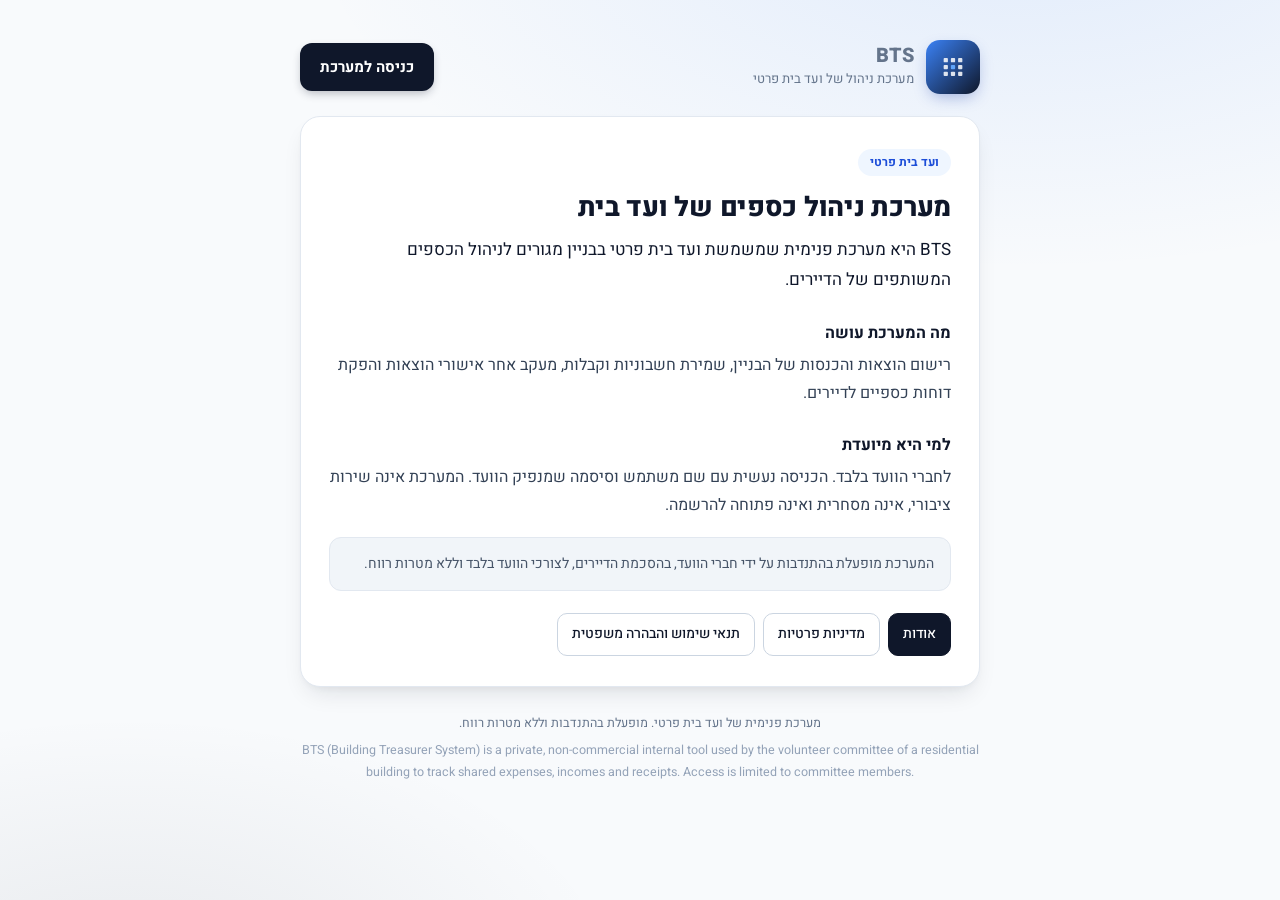
<file: index.html>
<!DOCTYPE html>
<html dir="rtl" lang="he">
<head>
<meta charset="UTF-8">
<meta name="viewport" content="width=device-width, initial-scale=1">
<meta name="theme-color" content="#0f172a">
<title>BTS - מערכת ניהול של ועד בית פרטי</title>
<link rel="stylesheet" href="style.css">
</head>
<body>
<div class="wrap">
  <div class="top">
  <a class="brand" href="index.html"><span class="mark"><svg viewBox="0 0 40 40" width="34" height="34" aria-hidden="true"><g fill="#fff" fill-opacity=".85"><rect x="9" y="9.5" width="5" height="5" rx="1"/><rect x="17.5" y="9.5" width="5" height="5" rx="1"/><rect x="26" y="9.5" width="5" height="5" rx="1"/><rect x="9" y="17.5" width="5" height="5" rx="1"/><rect x="26" y="17.5" width="5" height="5" rx="1"/><rect x="9" y="25.5" width="5" height="5" rx="1"/><rect x="17.5" y="25.5" width="5" height="5" rx="1"/><rect x="26" y="25.5" width="5" height="5" rx="1"/></g><rect x="17.5" y="17.5" width="5" height="5" rx="1" fill="#60A5FA"/></svg></span><span><b>BTS</b><span>מערכת ניהול של ועד בית פרטי</span></span></a>
  <a class="login" href="https://script.google.com/macros/s/AKfycbzrpFUavTzzQ61ybQPIMzTUrJ-8uobY9_huFvDHz1wnHg34k7oBi2NXEfgFE9SdXkHz5g/exec">כניסה למערכת</a>
  </div>
  <div class="card">
    <span class="pill">ועד בית פרטי</span>
    <h1>מערכת ניהול כספים של ועד בית</h1>
    <p class="lead">BTS היא מערכת פנימית שמשמשת ועד בית פרטי בבניין מגורים לניהול הכספים המשותפים של הדיירים.</p>
    <h2>מה המערכת עושה</h2>
    <p>רישום הוצאות והכנסות של הבניין, שמירת חשבוניות וקבלות, מעקב אחר אישורי הוצאות והפקת דוחות כספיים לדיירים.</p>
    <h2>למי היא מיועדת</h2>
    <p>לחברי הוועד בלבד. הכניסה נעשית עם שם משתמש וסיסמה שמנפיק הוועד. המערכת אינה שירות ציבורי, אינה מסחרית ואינה פתוחה להרשמה.</p>
    <div class="note"><p>המערכת מופעלת בהתנדבות על ידי חברי הוועד, בהסכמת הדיירים, לצורכי הוועד בלבד וללא מטרות רווח.</p></div>
    <nav><a href="index.html" class="on">אודות</a><a href="privacy.html">מדיניות פרטיות</a><a href="terms.html">תנאי שימוש והבהרה משפטית</a></nav>
  </div>
  <footer>
    מערכת פנימית של ועד בית פרטי. מופעלת בהתנדבות וללא מטרות רווח.
    <div class="en">BTS (Building Treasurer System) is a private, non-commercial internal tool used by the volunteer committee of a residential building to track shared expenses, incomes and receipts. Access is limited to committee members.</div>
  </footer>
</div>
</body>
</html>
</file>
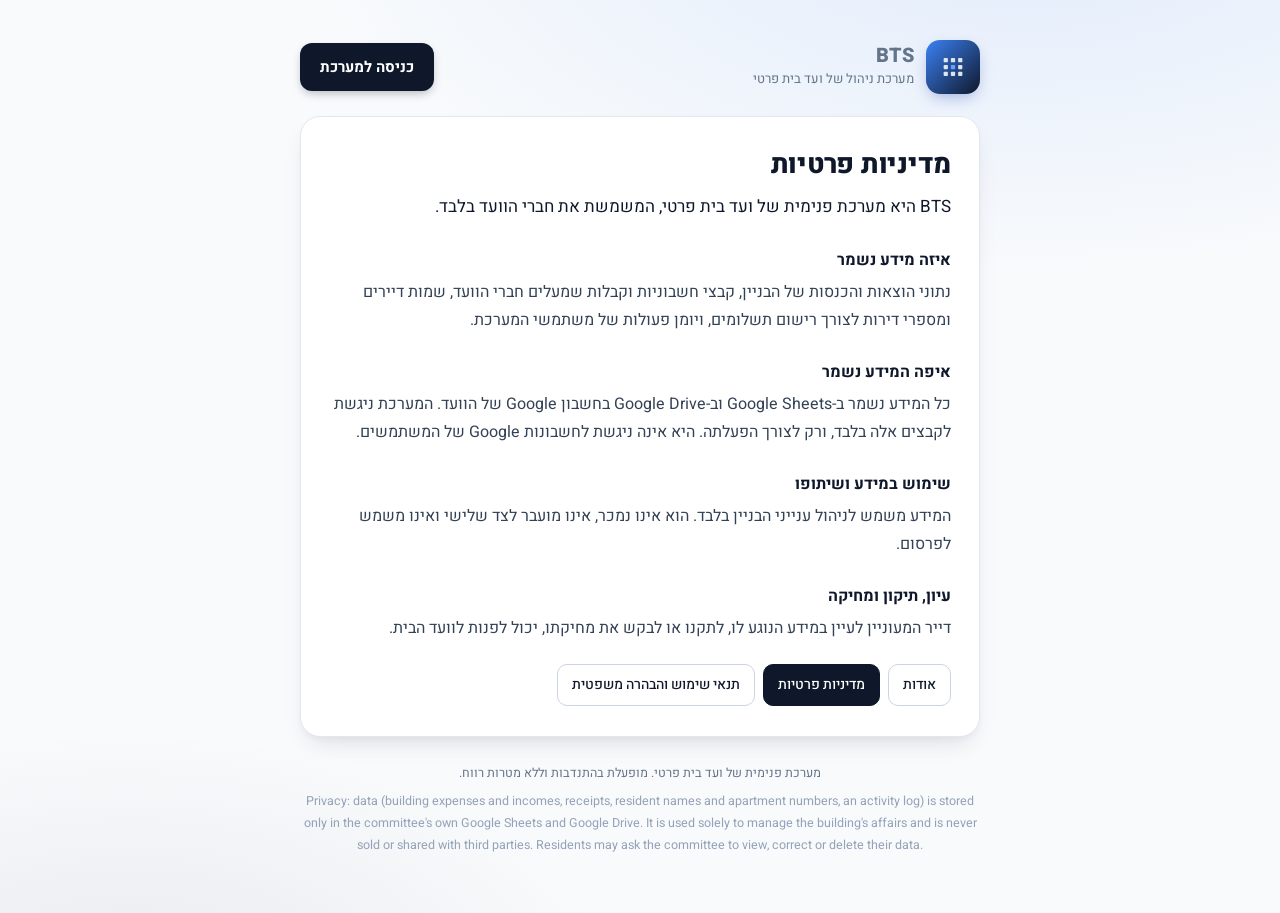
<file: privacy.html>
<!DOCTYPE html>
<html dir="rtl" lang="he">
<head>
<meta charset="UTF-8">
<meta name="viewport" content="width=device-width, initial-scale=1">
<meta name="theme-color" content="#0f172a">
<title>BTS - מדיניות פרטיות</title>
<link rel="stylesheet" href="style.css">
</head>
<body>
<div class="wrap">
  <div class="top">
  <a class="brand" href="index.html"><span class="mark"><svg viewBox="0 0 40 40" width="34" height="34" aria-hidden="true"><g fill="#fff" fill-opacity=".85"><rect x="9" y="9.5" width="5" height="5" rx="1"/><rect x="17.5" y="9.5" width="5" height="5" rx="1"/><rect x="26" y="9.5" width="5" height="5" rx="1"/><rect x="9" y="17.5" width="5" height="5" rx="1"/><rect x="26" y="17.5" width="5" height="5" rx="1"/><rect x="9" y="25.5" width="5" height="5" rx="1"/><rect x="17.5" y="25.5" width="5" height="5" rx="1"/><rect x="26" y="25.5" width="5" height="5" rx="1"/></g><rect x="17.5" y="17.5" width="5" height="5" rx="1" fill="#60A5FA"/></svg></span><span><b>BTS</b><span>מערכת ניהול של ועד בית פרטי</span></span></a>
  <a class="login" href="https://script.google.com/macros/s/AKfycbzrpFUavTzzQ61ybQPIMzTUrJ-8uobY9_huFvDHz1wnHg34k7oBi2NXEfgFE9SdXkHz5g/exec">כניסה למערכת</a>
  </div>
  <div class="card">
    <h1>מדיניות פרטיות</h1>
    <p class="lead">BTS היא מערכת פנימית של ועד בית פרטי, המשמשת את חברי הוועד בלבד.</p>
    <h2>איזה מידע נשמר</h2>
    <p>נתוני הוצאות והכנסות של הבניין, קבצי חשבוניות וקבלות שמעלים חברי הוועד, שמות דיירים ומספרי דירות לצורך רישום תשלומים, ויומן פעולות של משתמשי המערכת.</p>
    <h2>איפה המידע נשמר</h2>
    <p>כל המידע נשמר ב-Google Sheets וב-Google Drive בחשבון Google של הוועד. המערכת ניגשת לקבצים אלה בלבד, ורק לצורך הפעלתה. היא אינה ניגשת לחשבונות Google של המשתמשים.</p>
    <h2>שימוש במידע ושיתופו</h2>
    <p>המידע משמש לניהול ענייני הבניין בלבד. הוא אינו נמכר, אינו מועבר לצד שלישי ואינו משמש לפרסום.</p>
    <h2>עיון, תיקון ומחיקה</h2>
    <p>דייר המעוניין לעיין במידע הנוגע לו, לתקנו או לבקש את מחיקתו, יכול לפנות לוועד הבית.</p>
    <nav><a href="index.html">אודות</a><a href="privacy.html" class="on">מדיניות פרטיות</a><a href="terms.html">תנאי שימוש והבהרה משפטית</a></nav>
  </div>
  <footer>
    מערכת פנימית של ועד בית פרטי. מופעלת בהתנדבות וללא מטרות רווח.
    <div class="en">Privacy: data (building expenses and incomes, receipts, resident names and apartment numbers, an activity log) is stored only in the committee's own Google Sheets and Google Drive. It is used solely to manage the building's affairs and is never sold or shared with third parties. Residents may ask the committee to view, correct or delete their data.</div>
  </footer>
</div>
</body>
</html>
</file>
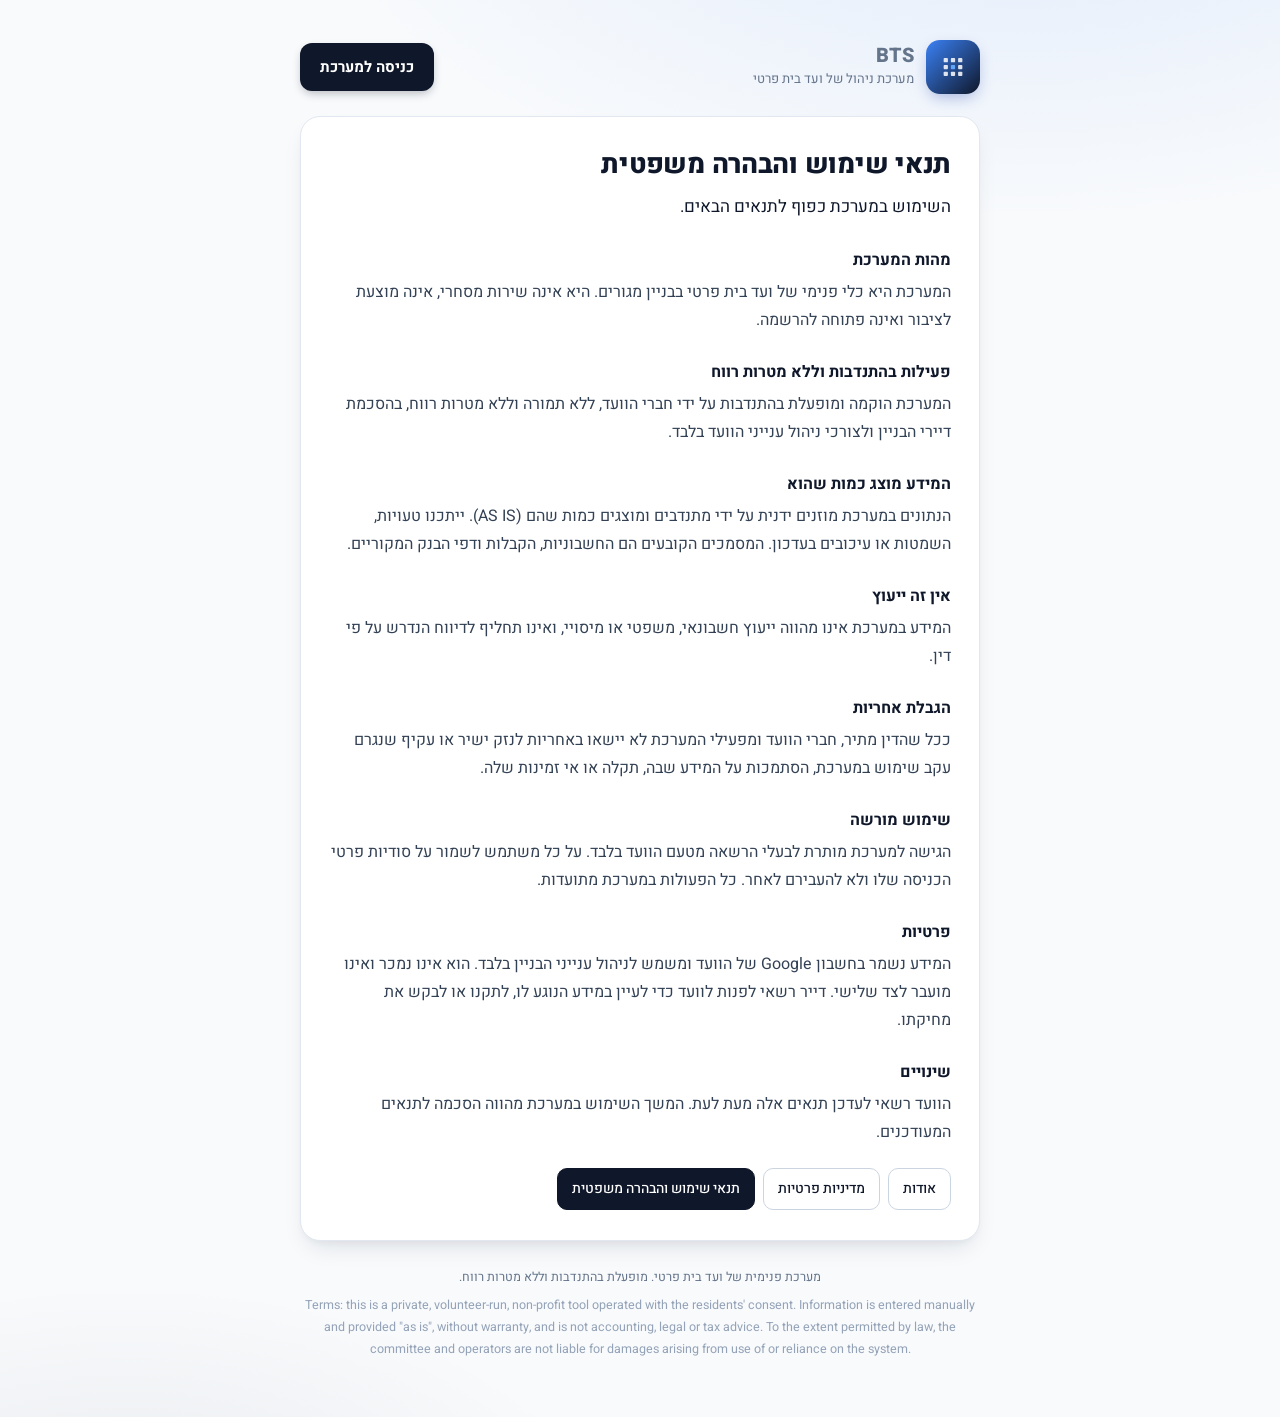
<file: terms.html>
<!DOCTYPE html>
<html dir="rtl" lang="he">
<head>
<meta charset="UTF-8">
<meta name="viewport" content="width=device-width, initial-scale=1">
<meta name="theme-color" content="#0f172a">
<title>BTS - תנאי שימוש והבהרה משפטית</title>
<link rel="stylesheet" href="style.css">
</head>
<body>
<div class="wrap">
  <div class="top">
  <a class="brand" href="index.html"><span class="mark"><svg viewBox="0 0 40 40" width="34" height="34" aria-hidden="true"><g fill="#fff" fill-opacity=".85"><rect x="9" y="9.5" width="5" height="5" rx="1"/><rect x="17.5" y="9.5" width="5" height="5" rx="1"/><rect x="26" y="9.5" width="5" height="5" rx="1"/><rect x="9" y="17.5" width="5" height="5" rx="1"/><rect x="26" y="17.5" width="5" height="5" rx="1"/><rect x="9" y="25.5" width="5" height="5" rx="1"/><rect x="17.5" y="25.5" width="5" height="5" rx="1"/><rect x="26" y="25.5" width="5" height="5" rx="1"/></g><rect x="17.5" y="17.5" width="5" height="5" rx="1" fill="#60A5FA"/></svg></span><span><b>BTS</b><span>מערכת ניהול של ועד בית פרטי</span></span></a>
  <a class="login" href="https://script.google.com/macros/s/AKfycbzrpFUavTzzQ61ybQPIMzTUrJ-8uobY9_huFvDHz1wnHg34k7oBi2NXEfgFE9SdXkHz5g/exec">כניסה למערכת</a>
  </div>
  <div class="card">
    <h1>תנאי שימוש והבהרה משפטית</h1>
    <p class="lead">השימוש במערכת כפוף לתנאים הבאים.</p>
    <h2>מהות המערכת</h2>
    <p>המערכת היא כלי פנימי של ועד בית פרטי בבניין מגורים. היא אינה שירות מסחרי, אינה מוצעת לציבור ואינה פתוחה להרשמה.</p>
    <h2>פעילות בהתנדבות וללא מטרות רווח</h2>
    <p>המערכת הוקמה ומופעלת בהתנדבות על ידי חברי הוועד, ללא תמורה וללא מטרות רווח, בהסכמת דיירי הבניין ולצורכי ניהול ענייני הוועד בלבד.</p>
    <h2>המידע מוצג כמות שהוא</h2>
    <p>הנתונים במערכת מוזנים ידנית על ידי מתנדבים ומוצגים כמות שהם (AS IS). ייתכנו טעויות, השמטות או עיכובים בעדכון. המסמכים הקובעים הם החשבוניות, הקבלות ודפי הבנק המקוריים.</p>
    <h2>אין זה ייעוץ</h2>
    <p>המידע במערכת אינו מהווה ייעוץ חשבונאי, משפטי או מיסויי, ואינו תחליף לדיווח הנדרש על פי דין.</p>
    <h2>הגבלת אחריות</h2>
    <p>ככל שהדין מתיר, חברי הוועד ומפעילי המערכת לא יישאו באחריות לנזק ישיר או עקיף שנגרם עקב שימוש במערכת, הסתמכות על המידע שבה, תקלה או אי זמינות שלה.</p>
    <h2>שימוש מורשה</h2>
    <p>הגישה למערכת מותרת לבעלי הרשאה מטעם הוועד בלבד. על כל משתמש לשמור על סודיות פרטי הכניסה שלו ולא להעבירם לאחר. כל הפעולות במערכת מתועדות.</p>
    <h2>פרטיות</h2>
    <p>המידע נשמר בחשבון Google של הוועד ומשמש לניהול ענייני הבניין בלבד. הוא אינו נמכר ואינו מועבר לצד שלישי. דייר רשאי לפנות לוועד כדי לעיין במידע הנוגע לו, לתקנו או לבקש את מחיקתו.</p>
    <h2>שינויים</h2>
    <p>הוועד רשאי לעדכן תנאים אלה מעת לעת. המשך השימוש במערכת מהווה הסכמה לתנאים המעודכנים.</p>
    <nav><a href="index.html">אודות</a><a href="privacy.html">מדיניות פרטיות</a><a href="terms.html" class="on">תנאי שימוש והבהרה משפטית</a></nav>
  </div>
  <footer>
    מערכת פנימית של ועד בית פרטי. מופעלת בהתנדבות וללא מטרות רווח.
    <div class="en">Terms: this is a private, volunteer-run, non-profit tool operated with the residents' consent. Information is entered manually and provided "as is", without warranty, and is not accounting, legal or tax advice. To the extent permitted by law, the committee and operators are not liable for damages arising from use of or reliance on the system.</div>
  </footer>
</div>
</body>
</html>
</file>
<file: style.css>
@import url('https://fonts.googleapis.com/css2?family=Heebo:wght@400;500;700;800&display=swap');
*{box-sizing:border-box}
body{margin:0;font-family:'Heebo',system-ui,Arial,sans-serif;color:#0f172a;line-height:1.75;min-height:100vh;
  background:radial-gradient(1200px 600px at 80% -10%,rgba(59,130,246,.12),transparent 60%),
             radial-gradient(900px 500px at 10% 110%,rgba(15,23,42,.07),transparent 55%),#f8fafc}
.wrap{max-width:720px;margin:0 auto;padding:40px 20px 56px}
.top{display:flex;align-items:center;justify-content:space-between;gap:12px;margin-bottom:22px}
.brand{display:flex;align-items:center;gap:12px;text-decoration:none;color:inherit}
.login{background:#0f172a;color:#fff;text-decoration:none;font-weight:700;font-size:15px;padding:11px 20px;border-radius:12px;white-space:nowrap;box-shadow:0 4px 10px -2px rgba(15,23,42,.3)}
.login:hover{background:#1e293b}
.mark{width:54px;height:54px;border-radius:14px;display:flex;align-items:center;justify-content:center;flex-shrink:0;
  background:linear-gradient(135deg,#3b82f6,#0f172a);box-shadow:0 6px 16px -4px rgba(30,64,175,.4)}
.brand b{font-size:20px;font-weight:800;display:block;line-height:1.2}
.brand span{font-size:13px;color:#64748b}
.card{background:#fff;border:1px solid #e2e8f0;border-radius:20px;padding:30px 28px;
  box-shadow:0 12px 24px -8px rgba(15,23,42,.12),0 4px 8px -4px rgba(15,23,42,.06)}
h1{font-size:27px;font-weight:800;letter-spacing:-.01em;margin:0 0 10px;line-height:1.3}
h2{font-size:16px;font-weight:700;margin:24px 0 4px}
p{margin:0 0 12px;color:#334155}
.lead{font-size:17px;color:#0f172a}
.pill{display:inline-block;background:#eff6ff;color:#1d4ed8;border-radius:999px;padding:3px 12px;font-size:12px;font-weight:700;margin-bottom:14px}
.note{background:#f1f5f9;border:1px solid #e2e8f0;border-radius:12px;padding:14px 16px;font-size:14px;margin-top:18px}
.note p{margin:0;color:#475569}
nav{display:flex;flex-wrap:wrap;gap:8px;margin-top:22px}
nav a{border:1px solid #cbd5e1;border-radius:10px;padding:8px 14px;font-size:14px;font-weight:500;color:#0f172a;text-decoration:none;background:#fff}
nav a:hover{border-color:#3b82f6;color:#1d4ed8}
nav a.on{background:#0f172a;color:#fff;border-color:#0f172a}
footer{margin-top:26px;font-size:12.5px;color:#64748b;text-align:center}
footer .en{direction:ltr;margin-top:6px;color:#94a3b8}
@media(max-width:520px){.card{padding:24px 20px}h1{font-size:23px}}
</file>
